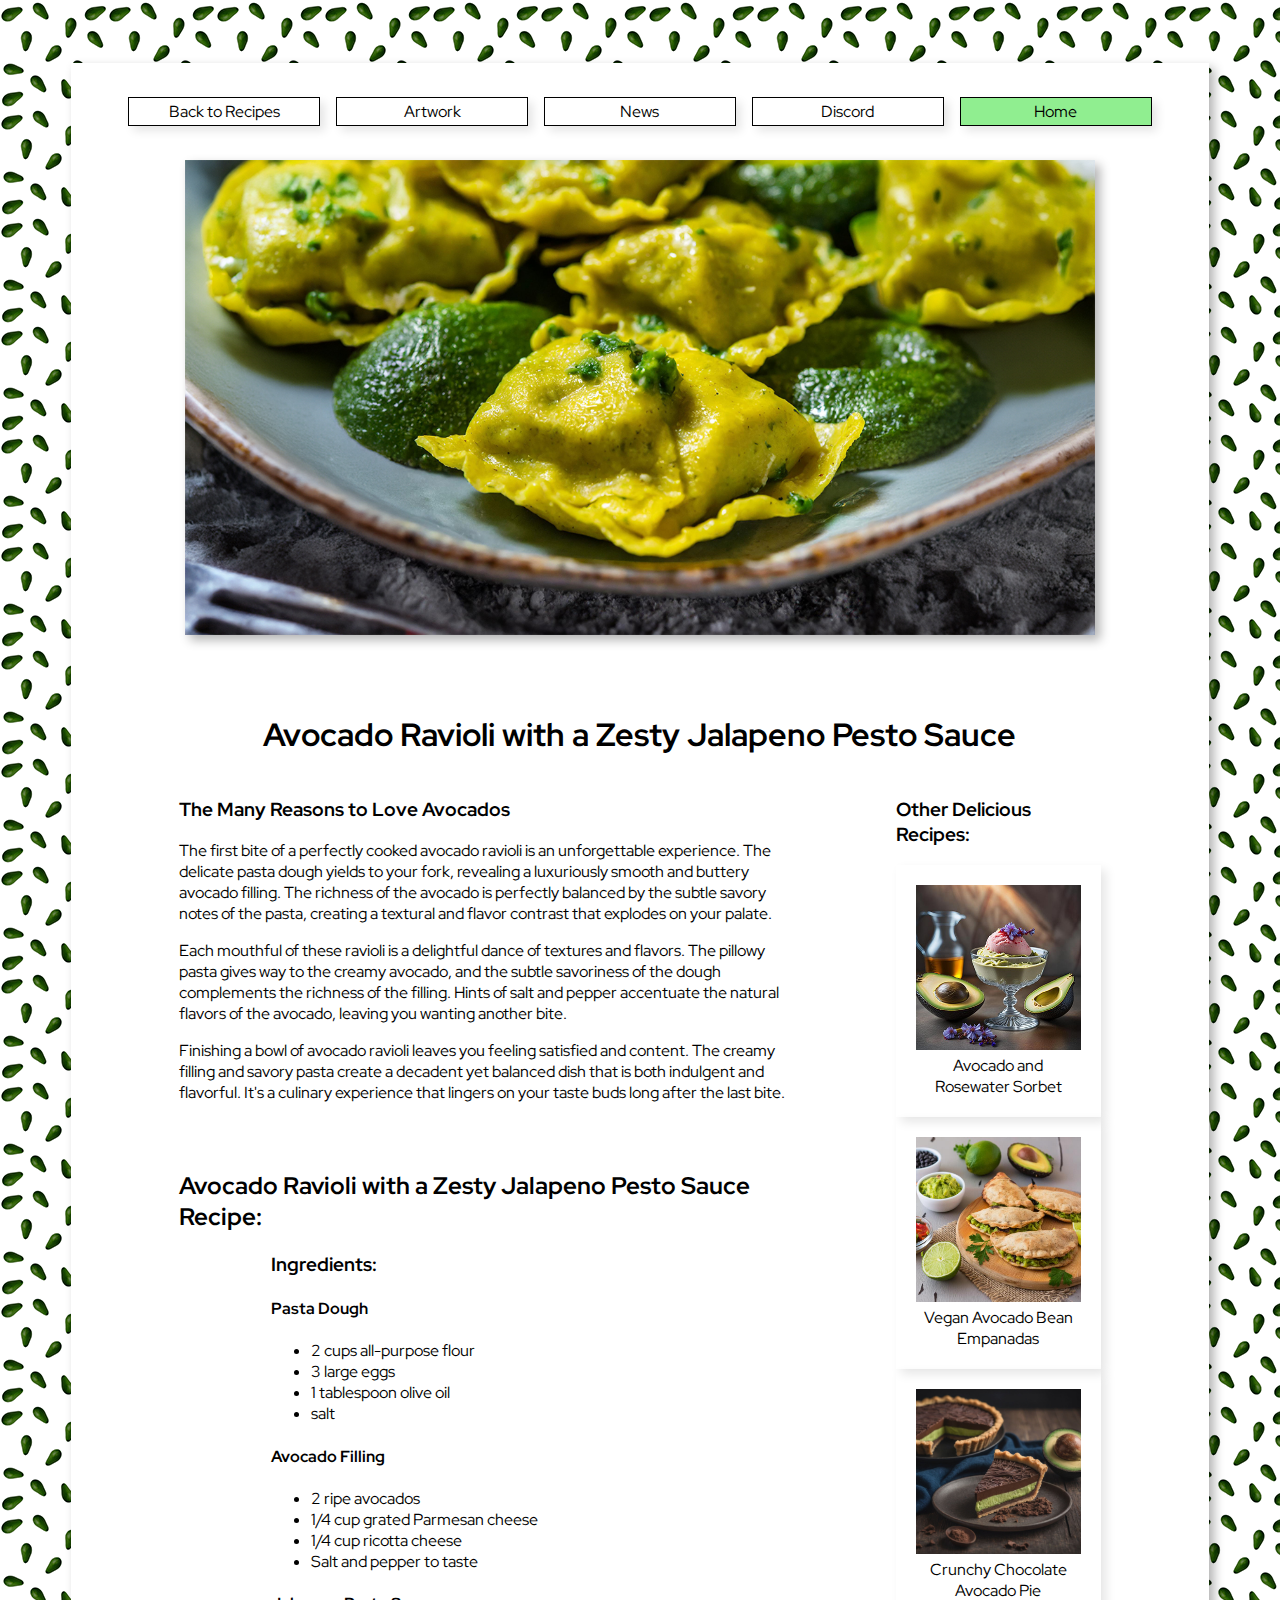
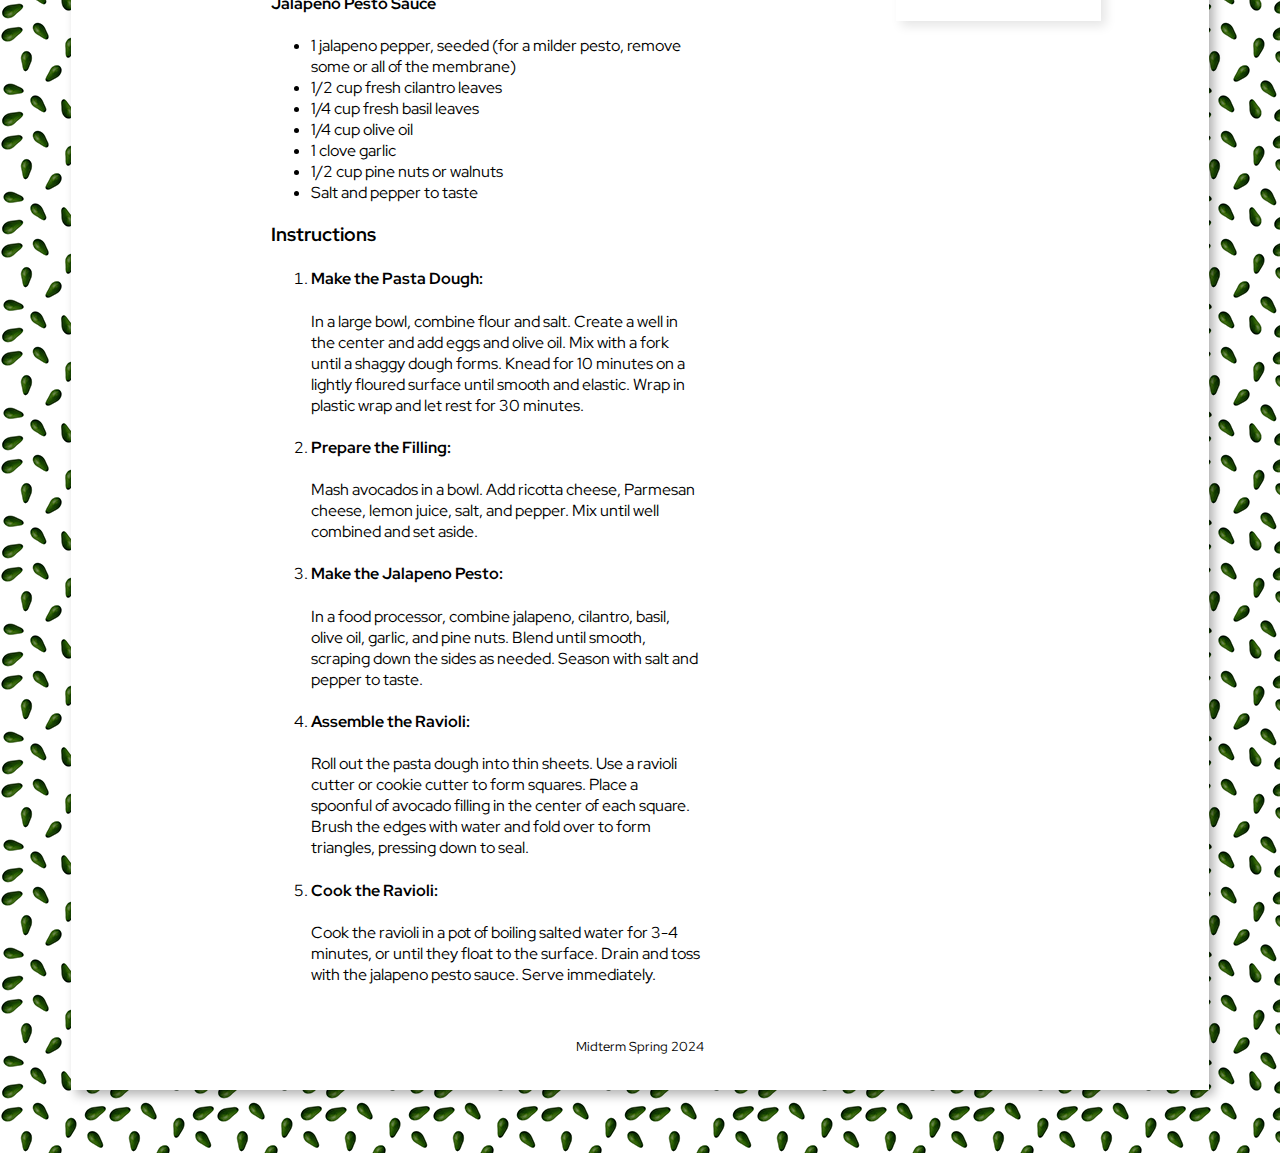
<file: index.html>
<!DOCTYPE html>
<html lang = "en">
<head>
    <meta charset="UTF-8">
    <meta name="viewport" content="width=device-width, initial-scale=1">
    <link rel="stylesheet" href="styles.css">
<!-- Google Fonts -->
<link rel="preconnect" href="https://fonts.googleapis.com">
<link rel="preconnect" href="https://fonts.gstatic.com" crossorigin>
<link href="https://fonts.googleapis.com/css2?family=Red+Hat+Display:ital@0;1&display=swap" rel="stylesheet">
   

<title>Recipe of the Week</title>
</head>

<!-- I wanted a border around my page  so i put all the content on a white background -->
<body> <div class="white">

<header class="header">

<!-- Making a link back to the recipes page -->
<div class="nav" ><a href="recipes.html"  >Back to Recipes</a></div>
<div class="nav"><a href="artwork.html">Artwork</a></div>
<div class="nav"><a href="news.html">News</a></div>
 <div class="nav"><a href="discord.html">Discord</a></div>
 <div class="nav"><a href="home.html">Home</a></div>

</header>



<img class="image" srcset="images/recipeOTWS.jpg 600w, images/recipeOTWM.jpg 1200w, images/recipeOTWL.jpg 3000w"
sizes="(max-width: 600px) 100vw, (max-width: 1200px) 50vw, 3000px"     
src="images/recipeOTWS.jpg"
      alt="Closeup of Avocado Ravioli"


    >


<h1 class="pgname"> Avocado Ravioli with a Zesty Jalapeno Pesto Sauce</h1>
 <div class="page">
  
 
  
  
  <article>
    <div class="seops">
        <!-- I read an article that for SEO reasons people are writing extra content here -->
        <h3> The Many Reasons to Love Avocados </h3>
        <p>
          The first bite of a perfectly cooked avocado ravioli is an unforgettable
          experience. The delicate pasta dough yields to your fork, revealing a
          luxuriously smooth and buttery avocado filling. The richness of the
          avocado is perfectly balanced by the subtle savory notes of the pasta,
          creating a textural and flavor contrast that explodes on your palate.
        </p>
  
        <p>
          Each mouthful of these ravioli is a delightful dance of textures and
          flavors. The pillowy pasta gives way to the creamy avocado, and the
          subtle savoriness of the dough complements the richness of the filling.
          Hints of salt and pepper accentuate the natural flavors of the avocado,
          leaving you wanting another bite.
        </p>
  
        <p>
          Finishing a bowl of avocado ravioli leaves you feeling satisfied and
          content. The creamy filling and savory pasta create a decadent yet
          balanced dish that is both indulgent and flavorful. It's a culinary
          experience that lingers on your taste buds long after the last bite.
        </p>
  
       
      </div>
  
      
        <!-- The Recipe

  -->
  <div class="recipe">
        <h2>Avocado Ravioli with a Zesty Jalapeno Pesto Sauce Recipe:</h2>
  
        <section class="ingredients">
          <h3>Ingredients:</h3>
  
          <h4>Pasta Dough</h4>
          <ul>
            <li>2 cups all-purpose flour</li>
            <li>3 large eggs</li>
            <li>1 tablespoon olive oil</li>
            <li>salt</li>
          </ul>

          <h4>Avocado Filling</h4>
          <ul>
            <li>2 ripe avocados</li>
            <li>1/4 cup grated Parmesan cheese</li>
            <li>1/4 cup ricotta cheese</li>
            <li>Salt and pepper to taste</li>
          </ul>
          <!-- Back to the ul -->
          <h4>Jalapeno Pesto Sauce</h4>
          <ul>
            <li>
              1 jalapeno pepper, seeded (for a milder pesto, remove some or all of
              the membrane)
            </li>
            <li>1/2 cup fresh cilantro leaves</li>
            <li>1/4 cup fresh basil leaves</li>
            <li>1/4 cup olive oil</li>
            <li>1 clove garlic</li>
            <li>1/2 cup pine nuts or walnuts</li>
            <li>Salt and pepper to taste</li>
          </ul>
        </section>
        <!-- Now for the Instructions -->
        <!-- Oh this is a good place for a ol -->
        <section class="instructions">
          <h3>Instructions</h3>
          <ol>
            <li>
              <h4>Make the Pasta Dough:</h4>
              <p>
                In a large bowl, combine flour and salt. Create a well in the
                center and add eggs and olive oil. Mix with a fork until a shaggy
                dough forms. Knead for 10 minutes on a lightly floured surface
                until smooth and elastic. Wrap in plastic wrap and let rest for 30
                minutes.
              </p>
            </li>
  
            <li>
              <h4>Prepare the Filling:</h4>
              <p>
                Mash avocados in a bowl. Add ricotta cheese, Parmesan cheese,
                lemon juice, salt, and pepper. Mix until well combined and set
                aside.
              </p>
            </li>
  
            <li>
              <h4>Make the Jalapeno Pesto:</h4>
              <p>
                In a food processor, combine jalapeno, cilantro, basil, olive oil,
                garlic, and pine nuts. Blend until smooth, scraping down the sides
                as needed. Season with salt and pepper to taste.
              </p>
            </li>
            <li>
              <h4>Assemble the Ravioli:</h4>
              <p>
                Roll out the pasta dough into thin sheets. Use a ravioli cutter or
                cookie cutter to form squares. Place a spoonful of avocado filling
                in the center of each square. Brush the edges with water and fold
                over to form triangles, pressing down to seal.
              </p>
            </li>
  
            <li>
              <h4>Cook the Ravioli:</h4>
              <p>
                Cook the ravioli in a pot of boiling salted water for 3-4 minutes,
                or until they float to the surface. Drain and toss with the
                jalapeno pesto sauce. Serve immediately.
              </p>
            </li>
          </ol>
  
          <p></p>
        </section></div>
      </article>

<aside class="aside">

<!-- I just put this here for practice. It should go on the bottom for smaller devices -->





<!--I want the text to be an overlay -->
    <h3>Other Delicious Recipes:</h3>

<div class="tumblr">
<a href="https://ai-foodie.tumblr.com/post/748787744010010624/avocado-and-rosewater-sorbet" >
<img src="images/tumblrsorbet.jpg" alt="tumblr post" style="width: 100%;">
 Avocado and Rosewater Sorbet </a>

</div>



<div class="tumblr">
  <a href="https://peaceloveavocado.tumblr.com/post/748786148562845696/mmmmmmm" >
  <img src="images/empanadas.jpg" alt="tumblr post" style="width: 100%;">
  Vegan Avocado Bean Empanadas </a>
  
  </div>

  <div class="tumblr">
    <a href="https://peaceloveavocado.tumblr.com/post/748169757484843008" >
    <img src="images/crunchypie.jpg" alt="tumblr post" style="width: 100%;">
    Crunchy Chocolate Avocado Pie </a>
    
    </div>
</aside>
      


</div>  
<footer>

<small> Midterm Spring 2024 </small>
</footer>
</div>
</body>





</html>
</file>
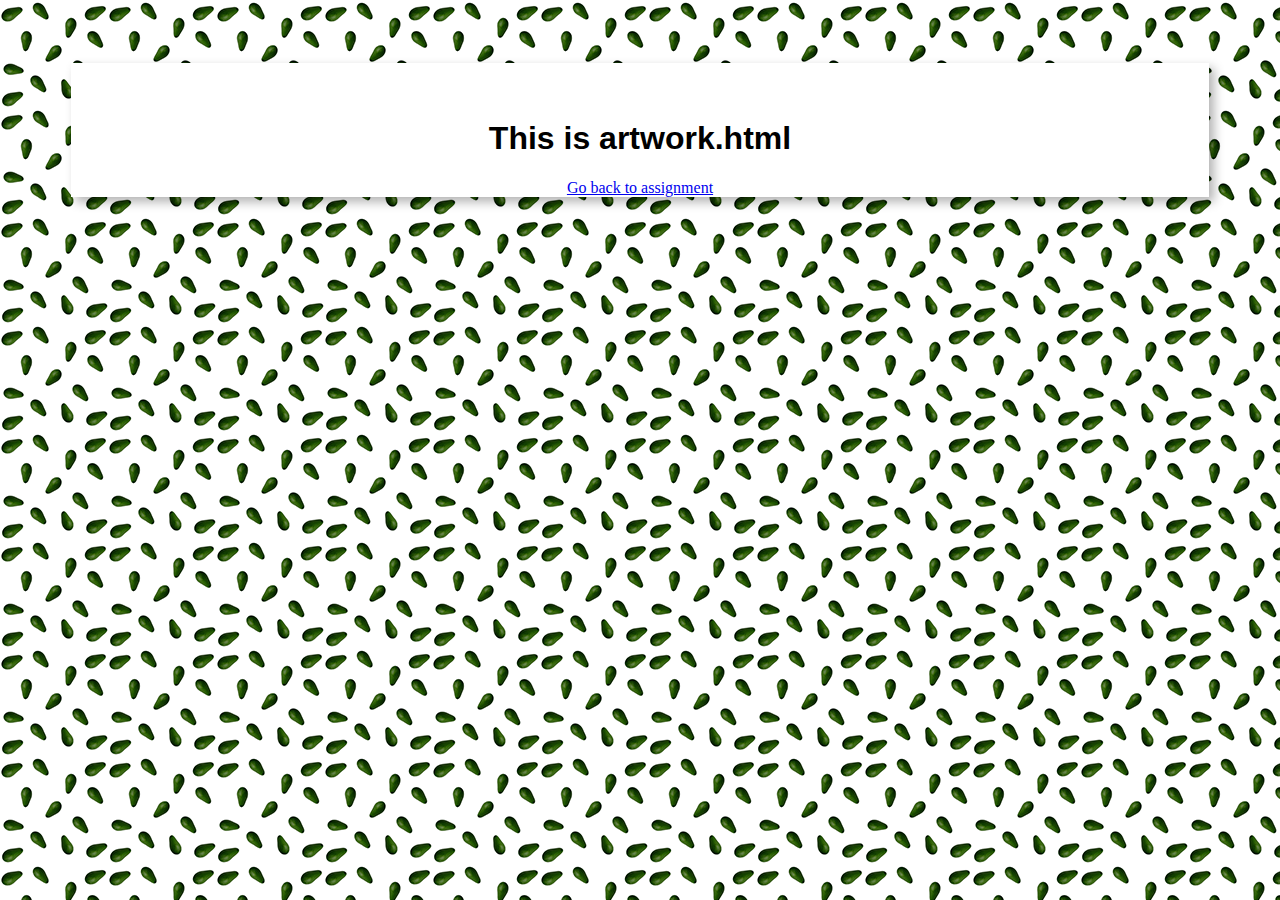
<file: artwork.html>
<!DOCTYPE html>
<html lang = "en">
<head>
    <meta charset="UTF-8">
    <meta name="viewport" content="width=device-width, initial-scale=1">
    <link rel="stylesheet" href="styles.css">
    <title>recipes.html</title>
</head>







<style>

    .white {
        text-align: center;
    }
    
    </style>



<div class="white">
<h1> This is artwork.html</h1>

<a href="index.html" >Go back to assignment</a>




</div>










</html>
</file>
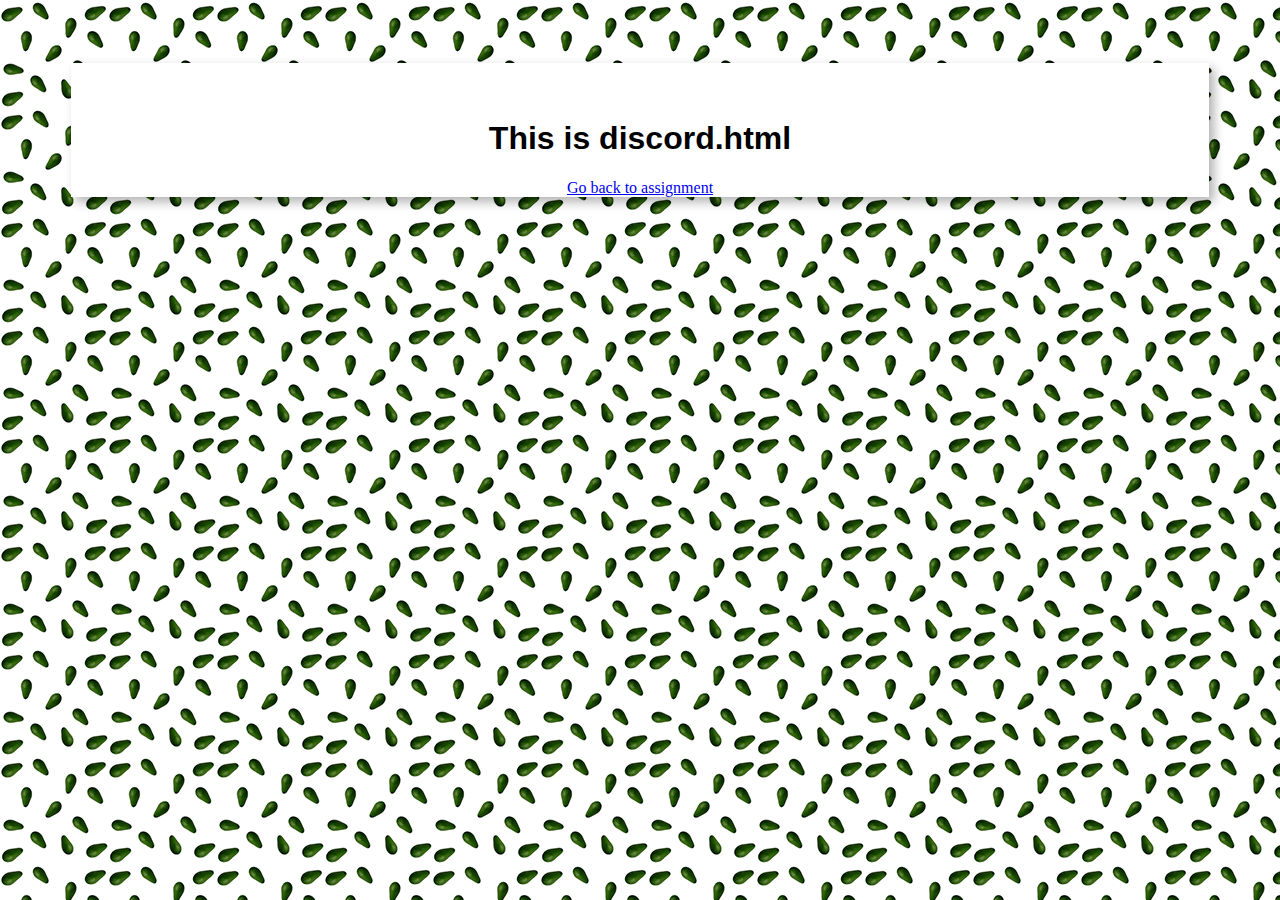
<file: discord.html>
<!DOCTYPE html>
<html lang = "en">
<head>
    <meta charset="UTF-8">
    <meta name="viewport" content="width=device-width, initial-scale=1">
    <link rel="stylesheet" href="styles.css">
    <title>discord.html</title>
</head>





<style>

    .white {
        text-align: center;
    }
    
    </style>

<div class="white">
<h1> This is discord.html</h1>


<a href="index.html" >Go back to assignment</a>



</div>















</html>
</file>
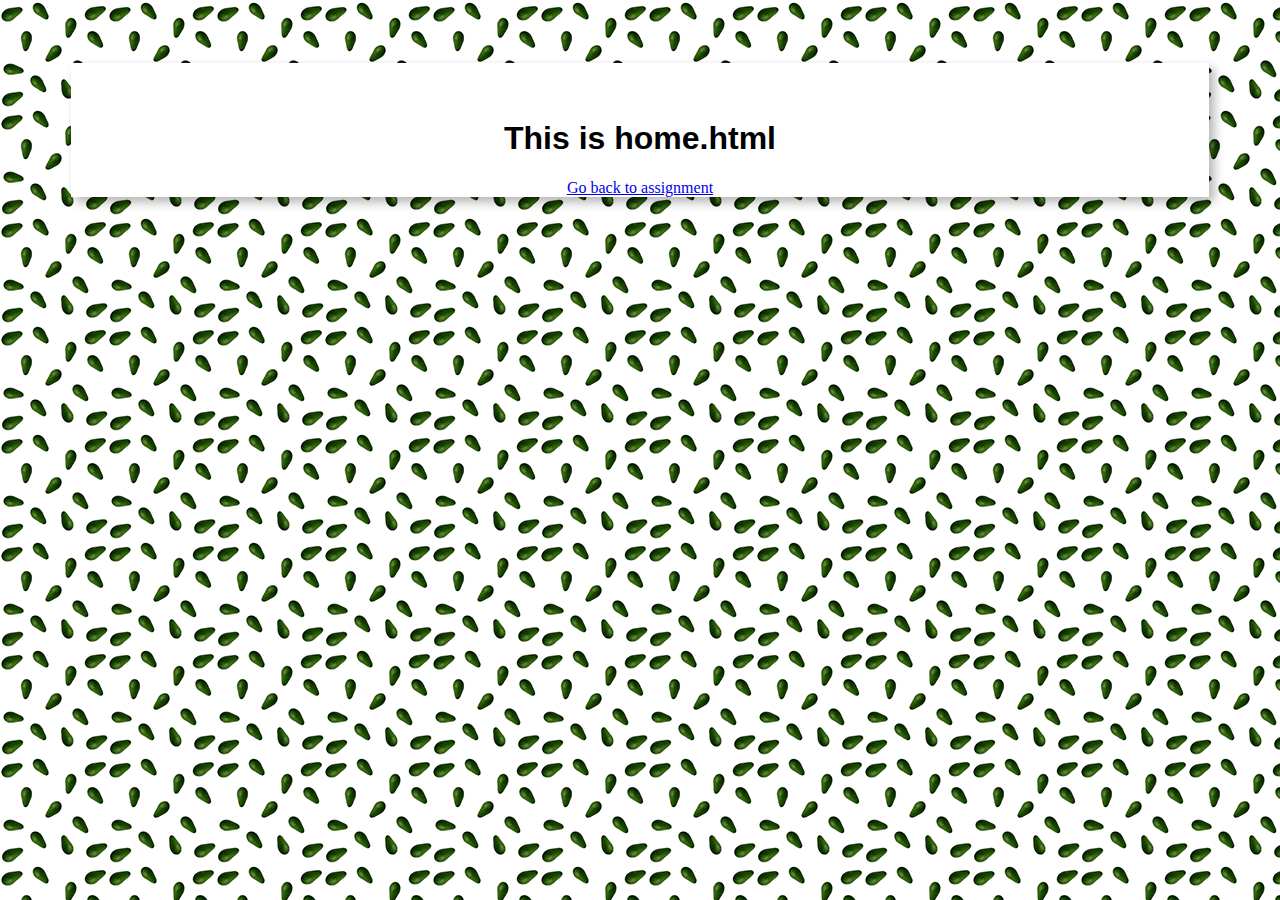
<file: home.html>
<!DOCTYPE html>
<html lang = "en">
<head>
    <meta charset="UTF-8">
    <meta name="viewport" content="width=device-width, initial-scale=1">
    <link rel="stylesheet" href="styles.css">
    <title>home.html</title>
</head>





<style>

    .white {
        text-align: center;
    }
    
    </style>

<div class="white">
<h1> This is home.html</h1>


<a href="index.html" >Go back to assignment</a>




</div>














</html>
</file>
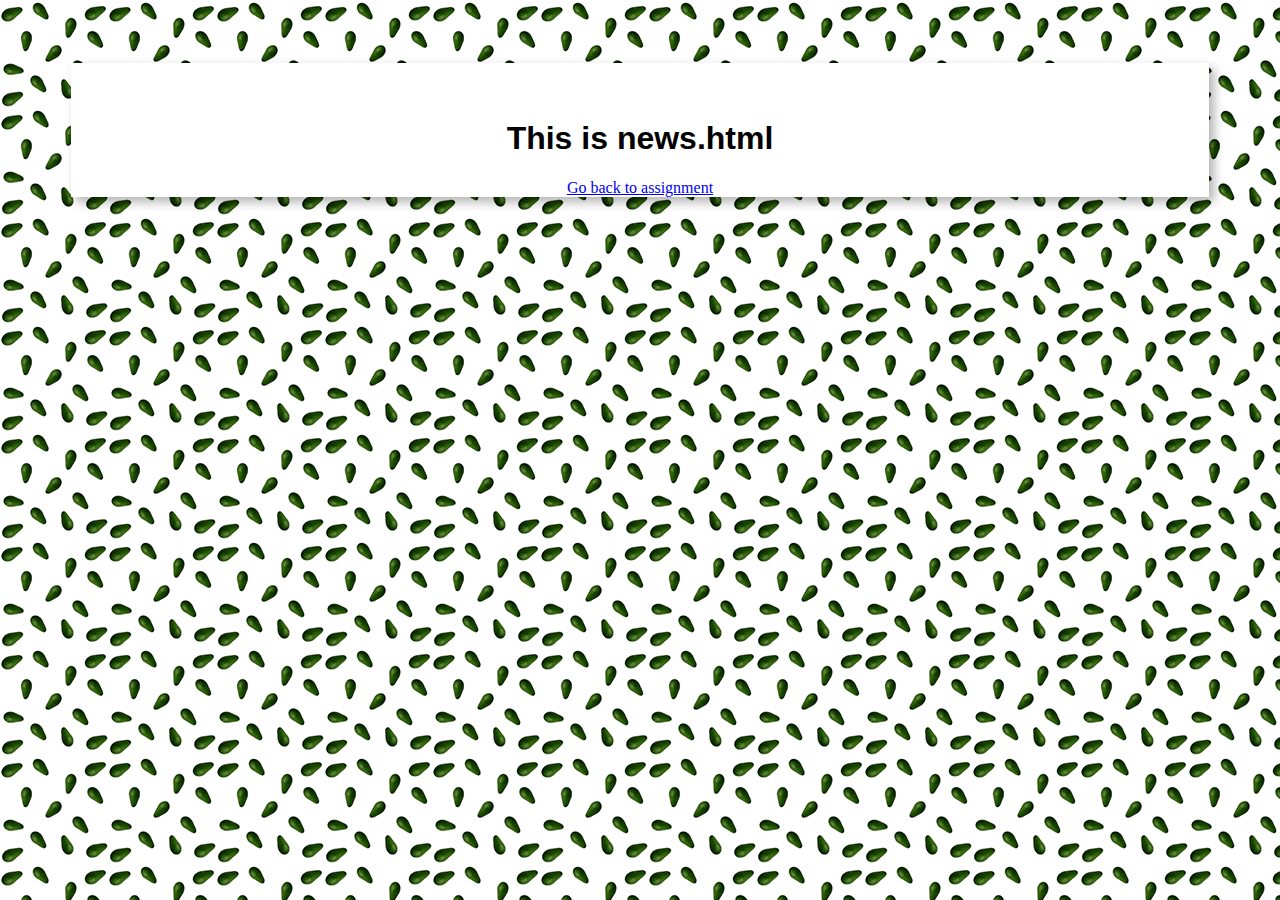
<file: news.html>
<!DOCTYPE html>
<html lang = "en">
<head>
    <meta charset="UTF-8">
    <meta name="viewport" content="width=device-width, initial-scale=1">
    <link rel="stylesheet" href="styles.css">
    <title>home.html</title>
</head>


<style>

    .white {
        text-align: center;
    }
    
    </style>



<div class="white">

<h1> This is news.html</h1>


<a href="index.html" >Go back to assignment</a>


</div>
















</html>
</file>
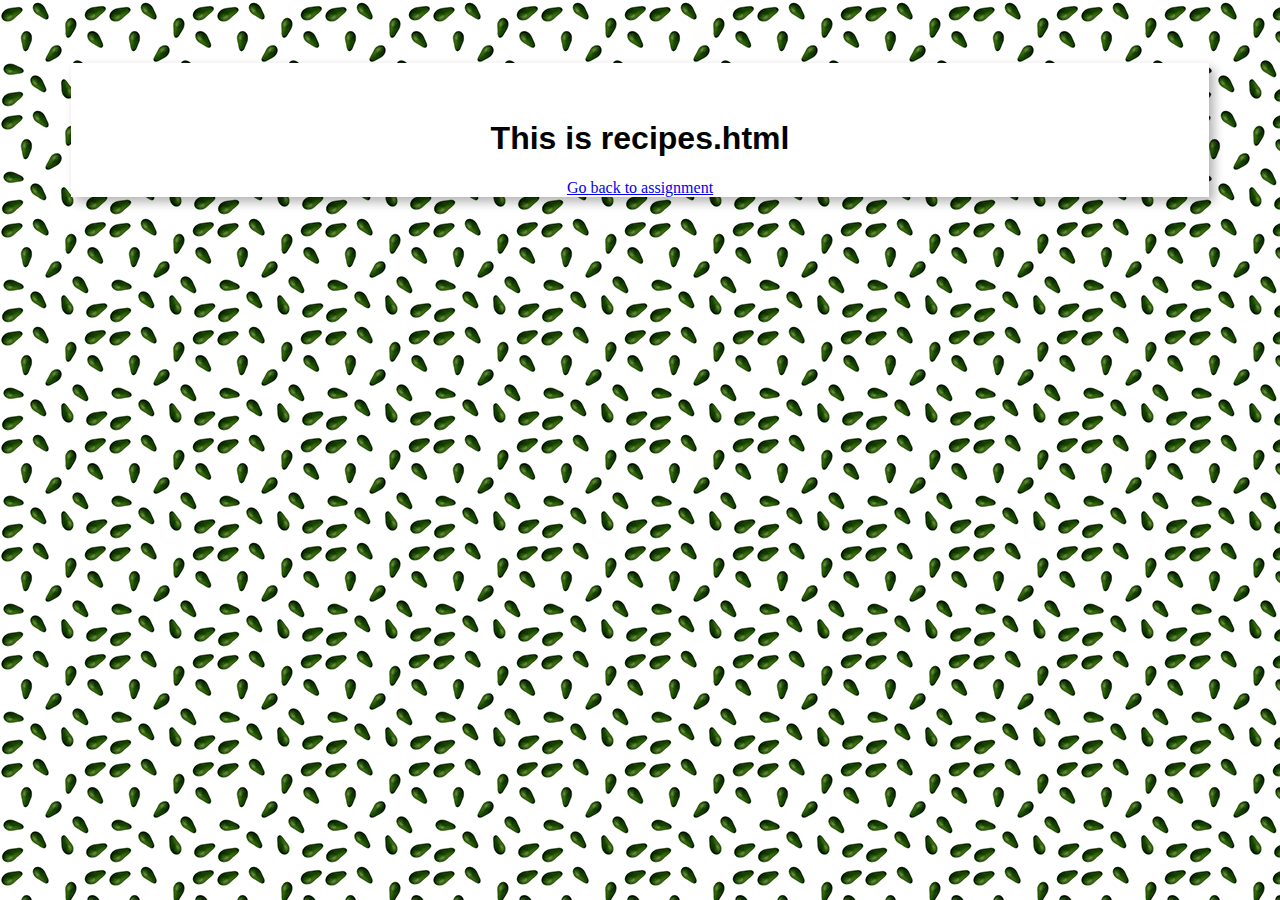
<file: recipes.html>
<!DOCTYPE html>
<html lang = "en">
<head>
    <meta charset="UTF-8">
    <meta name="viewport" content="width=device-width, initial-scale=1">
    <link rel="stylesheet" href="styles.css">
    <title>recipes.html</title>
</head>








<style>

.white {
    text-align: center;
}

</style>

<div class="white">
<h1> This is recipes.html</h1>

<a href="index.html" >Go back to assignment</a>

</div>













</html>
</file>
<file: styles.css>
body {
  background-image: url("images/Avocado\ Background@0.1x.png");
  background-repeat: repeat;

}

.white {
    
  background-color: white;
  margin: 5%;
  box-shadow: 5px 5px 10px rgba(0, 0, 0, 0.3); /* Add a shadow */
}

.nav{
padding: 3px;
    box-shadow: 5px 5px 10px rgba(0, 0, 0, 0.1); /* Add a shadow */
width: 18%;
text-align: center;
border: 1px solid black;
}

h1 {
  padding-top: 5%;
  display: block;
  width: 90%;
  text-align: center;
  margin-left: auto;
  margin-right: auto;
  justify-content: center;
  font-family: "Red Hat Display", sans-serif;
}
.image {
  display: block;
  width: 80%;
  height: auto;
  justify-content: center;
  margin-left: auto;
  margin-right: auto;
  background-color: white;
  box-shadow: 5px 5px 10px rgba(0, 0, 0, 0.3); /* Add a shadow */
  object-fit: fill;  /* Or "contain" or "fill" */


  
}

.ingredients,
.instructions {
  display: block;
  width: 70%;
  height: auto;
  justify-content: center;
  margin-left: auto;
  margin-right: auto;
}

.seops {
  padding-bottom: 5%;
}

.page {
  display: flex;
  flex-direction: row;
  justify-content: center;
  width: 90%;
  height: auto;
  margin-left: auto;
  margin-right: auto;
  background-color: white;
  font-family: "Red Hat Display", sans-serif;
  font-weight: 400;
  font-style: normal;




}

article {
  display: block;
  width: 60%;
  background-color: white;

  margin-left: auto;
  margin-right: auto;
  justify-content: center;
}

.aside {
  display: block;

  width: 20%;
  margin-left: auto;
  margin-right: auto;

  height: auto;
}

.aside img {
  width: 85%;
  height: auto;
}

.aside a{

    text-decoration: none;
    color: inherit;

}


.tumblr {
  padding: 20px;
  text-align: center;

  box-shadow: 5px 5px 10px rgba(0, 0, 0, 0.1); /* Add a shadow */
}

.header {
  display: flex;
  flex-direction: row;
  justify-content: space-between;
  height: 10%;
  margin-left: 5%;
  margin-right: 5%;
  padding-top: 3%;
  padding-bottom: 3%;

  font-family: "Red Hat Display", sans-serif;
}

.header a {

    text-decoration: none;
    color: inherit;

}

.header div:last-of-type{
    background-color: lightgreen;
    
    
    
    }

footer {
  text-align: center;
  padding: 3%;
  font-family: "Red Hat Display", sans-serif;
}


/* Medium screens */
@media only screen and (max-width: 800px) {


    .header {
        display: flex;
        flex-direction: row;
        justify-content: space-between;
        width: 90%;
   padding-bottom: 10%;
 
      
      }
        /* To use more real estate */
        .ingredients,
        .instructions {
          display: block;
          width: 90%;
          height: auto;
          justify-content: center;
          margin-left: auto;
          margin-right: auto;
        }
      .nav{
      
       
        width: 85%;
     min-height: 25%;
  
        border: 1px solid black;
       margin-left: auto;
       margin-right: auto;  
         min-height: max-content;
       
        }





      /* Easier to read from the left  */
    h1, h2 {
    
    text-align: left;
    
    
    }


}
/* On small devices I want this stacked
I also put the home button on the top
*/

@media only screen and (max-width: 600px) {
    .header {
      display: flex;
      flex-direction: column-reverse;
      width: 90%;
      height: fit-content;
      justify-content: space-between;
      text-align: center;
      padding-bottom: 5%;
    }
  
    .nav{
      padding: 1%;
          box-shadow: 5px 5px 10px rgba(0, 0, 0, 0.1); /* Add a shadow */
      width: 85%;
      text-align: center;
      border: 1px solid black;
     margin-left: auto;
     margin-right: auto;
     font-size:medium;
      }
    /* Easier to read from the left  */
  h1, h2, h3, h4{
  
  text-align: left;

  
  }
  h1 { font-size: .65cm;}
    .page {
      display: flex;
      flex-direction: column;
      justify-content: center;
      width: 90%;

   
    }


    .image {

padding-top: 5%;
min-height: 45%;

    }


    /* To use more real estate */
    .ingredients,
    .instructions {
      display: block;
      width: 90%;
      height: auto;
      justify-content: center;
      margin-left: auto;
      margin-right: auto;
    }
    article {
      display: block;
      width: 90%;
      background-color: white;
      margin-left: auto;
      margin-right: auto;
    }
    .aside {
      display: block;
      width: 90%;
      margin-left: auto;
      margin-right: auto;
      width: fit-content;
      height: auto;
  
    }
  
   .aside a{
  
  
      text-decoration: none;
      color: inherit;
   }
  
  }
</file>
